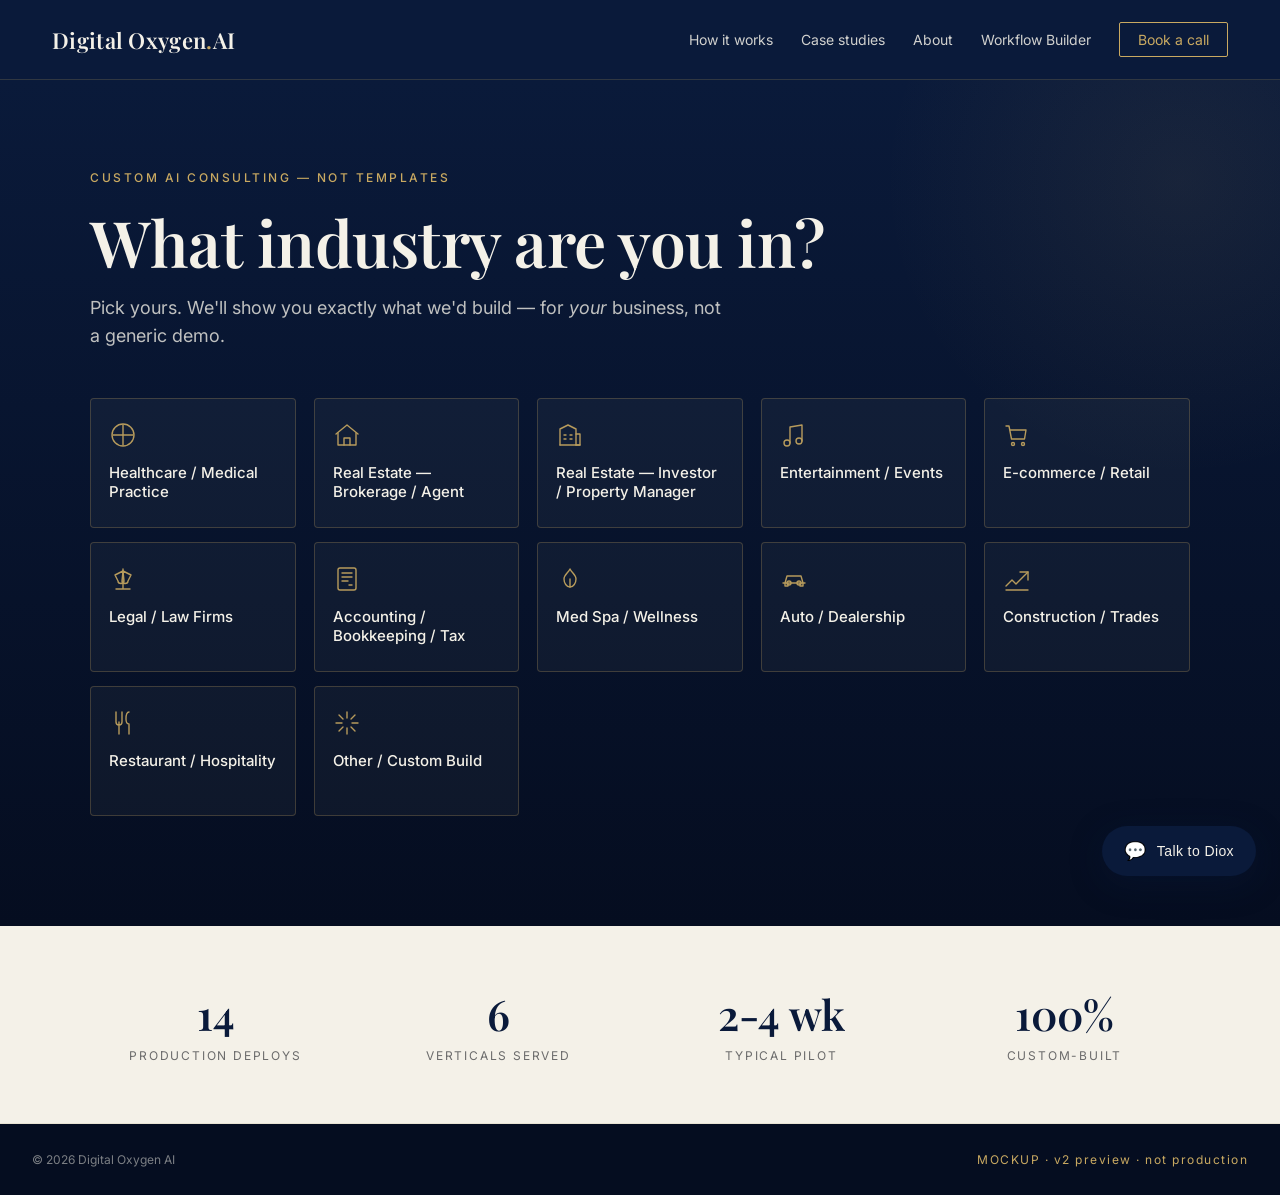
<file: index.html>
<!DOCTYPE html>
<html lang="en">
<head>
<meta charset="UTF-8">
<meta name="viewport" content="width=device-width, initial-scale=1.0">
<title>Digital Oxygen AI — Custom AI Solutions by Industry</title>
<link rel="preconnect" href="https://fonts.googleapis.com">
<link rel="preconnect" href="https://fonts.gstatic.com" crossorigin>
<link href="https://fonts.googleapis.com/css2?family=Playfair+Display:wght@400;600;700&family=Inter:wght@300;400;500;600&display=swap" rel="stylesheet">
<link rel="stylesheet" href="styles.css">
</head>
<body>
<header class="nav">
  <div class="nav-inner">
    <div class="logo">Digital Oxygen<span class="logo-dot">.</span>AI</div>
    <nav class="nav-links">
      <a href="#">How it works</a>
      <a href="#">Case studies</a>
      <a href="#">About</a>
      <a href="workflow-builder/">Workflow Builder</a>
      <a href="https://calendly.com/diox-aiconsulting/consultation" class="nav-cta">Book a call</a>
    </nav>
  </div>
</header>

<main>
  <section class="hero" id="hero">
    <div class="hero-inner">
      <div class="eyebrow" id="eyebrow">Custom AI consulting — not templates</div>
      <h1 id="headline">What industry are you in?</h1>
      <p class="sub" id="sub">Pick yours. We'll show you exactly what we'd build — for <em>your</em> business, not a generic demo.</p>

      <div class="industry-grid" id="industryGrid">
        <!-- tiles injected by JS -->
      </div>

      <div class="industry-detail" id="detail" aria-hidden="true">
        <div class="detail-tag" id="detailTag"></div>
        <h2 id="detailHeadline"></h2>
        <p class="detail-lede" id="detailLede"></p>

        <div class="detail-grid">
          <div class="detail-block">
            <h3>Where you're bleeding time &amp; revenue</h3>
            <ul id="detailPains"></ul>
          </div>
          <div class="detail-block">
            <h3>A recent build</h3>
            <div class="case-card" id="detailCase"></div>
          </div>
          <div class="detail-block">
            <h3>Investment range</h3>
            <div class="pricing" id="detailPricing"></div>
            <p class="pricing-note">Fixed scope. No retainers required. Pilot before commit.</p>
          </div>
        </div>

        <div class="detail-cta-row">
          <a href="https://calendly.com/" class="cta-primary" id="ctaPrimary">Book a 20-min fit call →</a>
          <button class="cta-secondary" id="resetBtn">← Pick a different industry</button>
        </div>
      </div>
    </div>
  </section>

  <section class="trust">
    <div class="trust-inner">
      <div class="trust-item"><span class="trust-num">14</span><span class="trust-lbl">production deploys</span></div>
      <div class="trust-item"><span class="trust-num">6</span><span class="trust-lbl">verticals served</span></div>
      <div class="trust-item"><span class="trust-num">2-4 wk</span><span class="trust-lbl">typical pilot</span></div>
      <div class="trust-item"><span class="trust-num">100%</span><span class="trust-lbl">custom-built</span></div>
    </div>
  </section>
</main>

<footer class="foot">
  <div>© 2026 Digital Oxygen AI</div>
  <div class="foot-mockup-tag">MOCKUP · v2 preview · not production</div>
</footer>

<script src="industries.js"></script>
<script src="app.js"></script>
<script src="chat.js"></script>
<script src="voice-demo.js"></script>
</body>
</html>
</file>
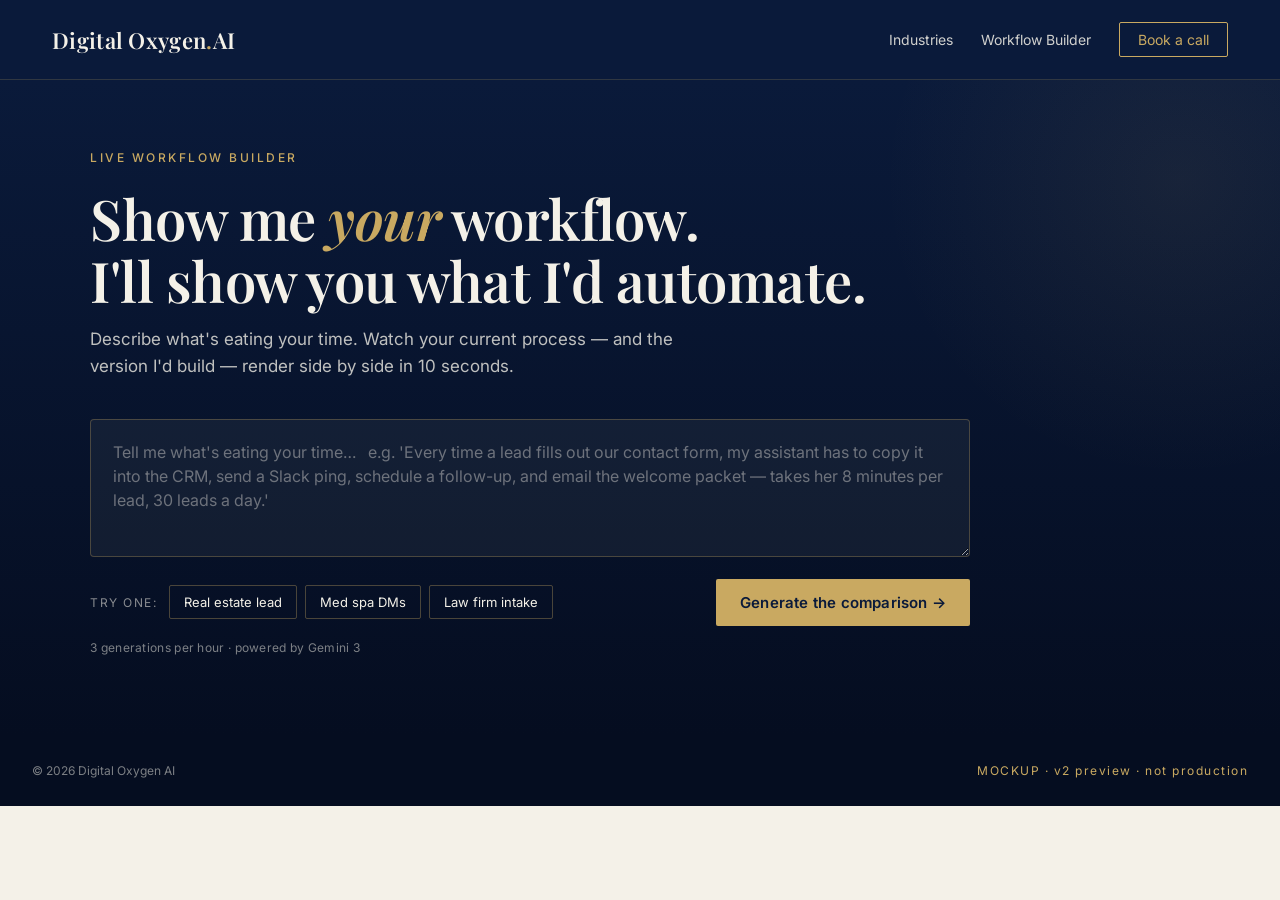
<file: workflow-builder/index.html>
<!DOCTYPE html>
<html lang="en">
<head>
<meta charset="UTF-8">
<meta name="viewport" content="width=device-width, initial-scale=1.0">
<title>Workflow Builder — Digital Oxygen AI</title>
<link rel="preconnect" href="https://fonts.googleapis.com">
<link rel="preconnect" href="https://fonts.gstatic.com" crossorigin>
<link href="https://fonts.googleapis.com/css2?family=Playfair+Display:wght@400;600;700&family=Inter:wght@300;400;500;600&display=swap" rel="stylesheet">
<link rel="stylesheet" href="../styles.css">
<link rel="stylesheet" href="builder.css">
</head>
<body class="wb-body">
<header class="nav">
  <div class="nav-inner">
    <a href="../" class="logo" style="text-decoration:none;color:inherit">Digital Oxygen<span class="logo-dot">.</span>AI</a>
    <nav class="nav-links">
      <a href="../">Industries</a>
      <a href="./" class="active">Workflow Builder</a>
      <a href="https://calendly.com/diox-aiconsulting/consultation" class="nav-cta">Book a call</a>
    </nav>
  </div>
</header>

<main class="wb-main">
  <section class="wb-hero">
    <div class="wb-hero-inner">
      <div class="eyebrow">Live workflow builder</div>
      <h1>Show me <em>your</em> workflow.<br>I'll show you what I'd automate.</h1>
      <p class="sub">Describe what's eating your time. Watch your current process — and the version I'd build — render side by side in 10 seconds.</p>

      <form id="wbForm" class="wb-form">
        <label for="wbPrompt" class="sr-only">Describe your workflow pain</label>
        <textarea id="wbPrompt" rows="4" maxlength="800"
          placeholder="Tell me what's eating your time…   e.g. 'Every time a lead fills out our contact form, my assistant has to copy it into the CRM, send a Slack ping, schedule a follow-up, and email the welcome packet — takes her 8 minutes per lead, 30 leads a day.'"></textarea>
        <div class="wb-form-row">
          <div class="wb-examples">
            <span class="wb-ex-label">Try one:</span>
            <button type="button" class="wb-ex" data-ex="0">Real estate lead</button>
            <button type="button" class="wb-ex" data-ex="1">Med spa DMs</button>
            <button type="button" class="wb-ex" data-ex="2">Law firm intake</button>
          </div>
          <button type="submit" class="wb-submit" id="wbSubmit">Generate the comparison →</button>
        </div>
        <div class="wb-meta" id="wbMeta">3 generations per hour · powered by Gemini 3</div>
      </form>
    </div>
  </section>

  <section class="wb-result" id="wbResult" aria-hidden="true">
    <div class="wb-result-inner">
      <div class="wb-stage" id="wbStage">
        <div class="wb-flow wb-flow-manual" id="flowManual">
          <div class="wb-flow-header">
            <div class="wb-flow-tag wb-tag-manual">Today · manual</div>
            <h3>Your current workflow</h3>
            <div class="wb-flow-stats" id="manualStats"></div>
          </div>
          <div class="wb-flow-canvas" id="manualCanvas"></div>
        </div>

        <div class="wb-vs" aria-hidden="true">→</div>

        <div class="wb-flow wb-flow-auto" id="flowAuto">
          <div class="wb-flow-header">
            <div class="wb-flow-tag wb-tag-auto">What Diox builds</div>
            <h3>Automated</h3>
            <div class="wb-flow-stats" id="autoStats"></div>
          </div>
          <div class="wb-flow-canvas" id="autoCanvas"></div>
        </div>
      </div>

      <div class="wb-cta-row" id="wbCtaRow">
        <a href="https://calendly.com/diox-aiconsulting/consultation" class="wb-cta-primary">
          Get a quote for this build →
        </a>
        <button type="button" class="wb-cta-secondary" id="wbReset">Try a different workflow</button>
      </div>

      <div class="wb-lead" id="wbLead">
        <div class="wb-lead-text">
          <strong>Like what you see?</strong>
          <span>Get a written quote for this build. One email. No spam.</span>
        </div>
        <form id="wbLeadForm" class="wb-lead-form">
          <input type="email" id="wbLeadEmail" placeholder="you@yourcompany.com" required>
          <button type="submit">Send me the quote</button>
        </form>
        <div class="wb-lead-thanks" id="wbLeadThanks" hidden>Thanks — we'll be in touch within 24 hours.</div>
      </div>
    </div>
  </section>

  <section class="wb-loading" id="wbLoading" aria-hidden="true">
    <div class="wb-loading-inner">
      <div class="wb-spinner"></div>
      <div class="wb-loading-text" id="wbLoadingText">Mapping your current workflow…</div>
    </div>
  </section>

  <section class="wb-error" id="wbError" aria-hidden="true">
    <div class="wb-error-inner">
      <h3>Something hiccupped.</h3>
      <p id="wbErrorMsg">Try again, or email <a href="mailto:bela@dioxaiconsulting.com">bela@dioxaiconsulting.com</a> and I'll map it for you by hand.</p>
      <button type="button" class="wb-cta-secondary" id="wbErrorReset">Try again</button>
    </div>
  </section>
</main>

<footer class="foot">
  <div>© 2026 Digital Oxygen AI</div>
  <div class="foot-mockup-tag">MOCKUP · v2 preview · not production</div>
</footer>

<script src="examples.js"></script>
<script src="builder.js"></script>
</body>
</html>
</file>
<file: styles.css>
:root {
  --navy: #0a1a3a;
  --navy-deep: #050d20;
  --gold: #c9a961;
  --gold-soft: #d9bd7c;
  --ivory: #f4f1e8;
  --ivory-dim: #e8e3d3;
  --ink: #1a1a1a;
  --muted: #6b6b6b;
}

* { box-sizing: border-box; margin: 0; padding: 0; }
html, body { background: var(--ivory); color: var(--ink); font-family: 'Inter', sans-serif; -webkit-font-smoothing: antialiased; }

/* NAV */
.nav { background: var(--navy); color: var(--ivory); border-bottom: 1px solid rgba(201,169,97,0.2); }
.nav-inner { max-width: 1240px; margin: 0 auto; padding: 22px 32px; display: flex; justify-content: space-between; align-items: center; }
.logo { font-family: 'Playfair Display', serif; font-size: 22px; font-weight: 600; letter-spacing: 0.3px; }
.logo-dot { color: var(--gold); }
.nav-links { display: flex; gap: 28px; align-items: center; font-size: 14px; }
.nav-links a { color: var(--ivory); text-decoration: none; opacity: 0.85; transition: opacity 0.2s; }
.nav-links a:hover { opacity: 1; }
.nav-cta { border: 1px solid var(--gold); padding: 8px 18px; border-radius: 2px; color: var(--gold) !important; opacity: 1 !important; }
.nav-cta:hover { background: var(--gold); color: var(--navy) !important; }

/* HERO */
.hero { background: linear-gradient(180deg, var(--navy) 0%, var(--navy-deep) 100%); color: var(--ivory); padding: 90px 32px 110px; position: relative; overflow: hidden; }
.hero::before { content: ''; position: absolute; top: -200px; right: -200px; width: 600px; height: 600px; background: radial-gradient(circle, rgba(201,169,97,0.08), transparent 70%); pointer-events: none; }
.hero-inner { max-width: 1100px; margin: 0 auto; position: relative; }

.eyebrow { font-size: 12px; letter-spacing: 2.5px; text-transform: uppercase; color: var(--gold); margin-bottom: 22px; font-weight: 500; transition: opacity 0.4s; }
h1 { font-family: 'Playfair Display', serif; font-size: clamp(38px, 5.5vw, 64px); font-weight: 600; line-height: 1.08; letter-spacing: -0.5px; margin-bottom: 18px; transition: all 0.5s ease; }
h1 em { color: var(--gold); font-style: italic; }
.sub { font-size: 18px; line-height: 1.55; max-width: 640px; color: rgba(244,241,232,0.78); margin-bottom: 48px; transition: opacity 0.4s; }

/* GRID — flat editorial grid (McKinsey cascade removed per Bela May'26) */
.industry-grid {
  display: grid;
  grid-template-columns: repeat(5, 1fr);
  gap: 14px 18px;
  transition: all 0.5s ease;
}
.tile {
  background: rgba(244,241,232,0.04);
  border: 1px solid rgba(201,169,97,0.25);
  padding: 22px 18px;
  border-radius: 4px;
  cursor: pointer;
  transition: background 0.25s ease, border-color 0.25s ease, transform 0.2s ease, box-shadow 0.25s ease;
  text-align: left;
  color: var(--ivory);
  font-family: inherit;
  font-size: 15px;
  font-weight: 500;
  line-height: 1.3;
  min-height: 130px;
  display: flex; flex-direction: column; justify-content: space-between;
  position: relative;
}
.tile:hover {
  background: rgba(201,169,97,0.12);
  border-color: var(--gold);
  transform: translateY(-2px);
  box-shadow: 0 12px 28px rgba(5,13,32,0.45);
}
.tile-icon { width: 28px; height: 28px; margin-bottom: 14px; color: var(--gold); opacity: 0.9; }
.tile-icon svg { display: block; width: 100%; height: 100%; }
.tile:hover .tile-icon { opacity: 1; }
.tile-arrow { position: absolute; right: 16px; bottom: 14px; opacity: 0; color: var(--gold); transition: opacity 0.2s, transform 0.2s; }
.tile:hover .tile-arrow { opacity: 1; transform: translateX(3px); }

/* DETAIL VIEW */
.industry-detail { display: none; opacity: 0; }
.industry-detail.active { display: block; animation: fadeUp 0.55s cubic-bezier(0.22, 1, 0.36, 1) forwards; }
@keyframes fadeUp { from { opacity: 0; transform: translateY(18px); } to { opacity: 1; transform: translateY(0); } }

.detail-tag { display: inline-block; background: rgba(201,169,97,0.15); color: var(--gold); padding: 6px 14px; border-radius: 2px; font-size: 11px; letter-spacing: 2px; text-transform: uppercase; margin-bottom: 22px; }
.industry-detail h2 { font-family: 'Playfair Display', serif; font-size: clamp(32px, 4.2vw, 50px); font-weight: 600; line-height: 1.1; margin-bottom: 18px; max-width: 900px; }
.industry-detail h2 em { color: var(--gold); font-style: italic; }
.detail-lede { font-size: 17px; line-height: 1.6; color: rgba(244,241,232,0.78); max-width: 700px; margin-bottom: 48px; }

.detail-grid { display: grid; grid-template-columns: 1fr 1fr 1fr; gap: 28px; margin-bottom: 48px; }
.detail-block h3 { font-family: 'Inter', sans-serif; font-size: 12px; letter-spacing: 1.8px; text-transform: uppercase; color: var(--gold); margin-bottom: 18px; font-weight: 600; }
.detail-block ul { list-style: none; }
.detail-block li {
  padding: 12px 0 12px 22px;
  border-bottom: 1px solid rgba(201,169,97,0.12);
  position: relative;
  font-size: 15px;
  line-height: 1.5;
  color: rgba(244,241,232,0.88);
}
.detail-block li::before { content: '→'; position: absolute; left: 0; color: var(--gold); }
.detail-block li:last-child { border-bottom: none; }

.case-card { background: rgba(244,241,232,0.04); border-left: 2px solid var(--gold); padding: 18px 20px; border-radius: 0 4px 4px 0; }
.case-card .case-client { font-size: 12px; color: var(--gold); letter-spacing: 1.5px; text-transform: uppercase; margin-bottom: 8px; }
.case-card .case-result { font-family: 'Playfair Display', serif; font-size: 22px; line-height: 1.25; margin-bottom: 10px; }
.case-card .case-desc { font-size: 13px; line-height: 1.5; color: rgba(244,241,232,0.7); }

.pricing { font-family: 'Playfair Display', serif; font-size: 30px; color: var(--ivory); line-height: 1.2; margin-bottom: 6px; }
.pricing .pricing-sep { color: var(--gold); }
.pricing-note { font-size: 13px; color: rgba(244,241,232,0.6); line-height: 1.5; }

.detail-cta-row { display: flex; align-items: center; gap: 24px; flex-wrap: wrap; padding-top: 32px; border-top: 1px solid rgba(201,169,97,0.18); }
.cta-primary {
  background: var(--gold); color: var(--navy); padding: 16px 32px; text-decoration: none;
  font-weight: 600; font-size: 15px; letter-spacing: 0.3px; border-radius: 2px;
  transition: all 0.2s; display: inline-block;
}
.cta-primary:hover { background: var(--gold-soft); transform: translateY(-1px); box-shadow: 0 8px 24px rgba(201,169,97,0.3); }
.cta-secondary { background: transparent; color: rgba(244,241,232,0.7); border: none; cursor: pointer; font-family: inherit; font-size: 14px; padding: 8px 0; }
.cta-secondary:hover { color: var(--gold); }

/* HIDE state */
.hero.routed .industry-grid,
.hero.routed #headline,
.hero.routed #sub,
.hero.routed #eyebrow { display: none; }

/* TRUST */
.trust { background: var(--ivory); padding: 60px 32px; border-bottom: 1px solid var(--ivory-dim); }
.trust-inner { max-width: 1100px; margin: 0 auto; display: grid; grid-template-columns: repeat(4, 1fr); gap: 32px; text-align: center; }
.trust-item { display: flex; flex-direction: column; gap: 6px; }
.trust-num { font-family: 'Playfair Display', serif; font-size: 42px; color: var(--navy); font-weight: 600; }
.trust-lbl { font-size: 12px; letter-spacing: 1.8px; text-transform: uppercase; color: var(--muted); }

/* FOOT */
.foot { background: var(--navy-deep); color: rgba(244,241,232,0.5); padding: 28px 32px; font-size: 12px; display: flex; justify-content: space-between; flex-wrap: wrap; gap: 12px; }
.foot-mockup-tag { color: var(--gold); letter-spacing: 1.5px; }

/* RESPONSIVE */
@media (max-width: 900px) {
  .industry-grid { grid-template-columns: repeat(2, 1fr); }
  .detail-grid { grid-template-columns: 1fr; gap: 36px; }
  .trust-inner { grid-template-columns: repeat(2, 1fr); gap: 28px; }
  .nav-links a:not(.nav-cta) { display: none; }
  .hero { padding: 60px 22px 80px; }
  .nav-inner { padding: 18px 22px; }
}
@media (max-width: 520px) {
  .industry-grid { grid-template-columns: 1fr; }
  h1 { font-size: 36px; }
}

/* PRICING — Range-based "Investment" treatment (Layer 1) */
.pricing-from {
  display: block;
  font-family: 'Inter', sans-serif;
  font-size: 11px;
  letter-spacing: 2.2px;
  text-transform: uppercase;
  color: var(--gold);
  margin-bottom: 8px;
  font-weight: 600;
}
.pricing-value {
  display: block;
  font-family: 'Playfair Display', serif;
  font-size: 30px;
  color: var(--ivory);
  font-weight: 600;
  line-height: 1.15;
  letter-spacing: -0.3px;
}
.pricing { margin-bottom: 10px; }
.pricing-note { font-size: 13px; color: rgba(244,241,232,0.65); line-height: 1.5; }

/* DIOX CHAT WIDGET */
#diox-chat { position: fixed; bottom: 24px; right: 24px; z-index: 9999; font-family: 'Inter', sans-serif; }
#diox-chat-toggle {
  background: var(--navy); color: var(--ivory); border: none;
  padding: 14px 22px; border-radius: 999px; cursor: pointer;
  font-size: 14px; font-weight: 500; letter-spacing: 0.4px;
  display: flex; align-items: center; gap: 10px;
  box-shadow: 0 8px 32px rgba(10,26,58,0.35); transition: all 0.25s ease;
}
#diox-chat-toggle:hover { transform: translateY(-2px); box-shadow: 0 12px 40px rgba(10,26,58,0.5); }
#diox-chat-toggle.pulse { animation: pulseRing 2.2s ease-in-out infinite; }
@keyframes pulseRing {
  0% { box-shadow: 0 8px 32px rgba(10,26,58,0.35), 0 0 0 0 rgba(201,169,97,0.45); }
  70% { box-shadow: 0 8px 32px rgba(10,26,58,0.35), 0 0 0 18px rgba(201,169,97,0); }
  100% { box-shadow: 0 8px 32px rgba(10,26,58,0.35), 0 0 0 0 rgba(201,169,97,0); }
}
.diox-chat-icon { font-size: 18px; }
.diox-chat-label { white-space: nowrap; }

#diox-chat-panel {
  position: absolute; bottom: 70px; right: 0;
  width: 380px; max-width: calc(100vw - 32px);
  height: 540px; max-height: calc(100vh - 120px);
  background: var(--ivory); border: 1px solid rgba(10,26,58,0.12);
  border-radius: 16px; box-shadow: 0 24px 60px rgba(10,26,58,0.25);
  display: none; flex-direction: column; overflow: hidden;
}
#diox-chat-panel.open { display: flex; }
.diox-chat-head { background: var(--navy); color: var(--ivory); padding: 18px 20px; display: flex; align-items: center; justify-content: space-between; }
.diox-chat-title { font-family: 'Playfair Display', serif; font-size: 20px; font-weight: 600; }
.diox-chat-sub { font-size: 11px; opacity: 0.75; margin-top: 2px; letter-spacing: 0.3px; }
#diox-chat-close { background: transparent; color: var(--ivory); border: none; font-size: 26px; cursor: pointer; line-height: 1; padding: 0 4px; opacity: 0.7; }
#diox-chat-close:hover { opacity: 1; }

.diox-chat-log { flex: 1; overflow-y: auto; padding: 18px 16px; display: flex; flex-direction: column; gap: 10px; background: #faf7ee; }
.diox-msg { display: flex; }
.diox-msg.user { justify-content: flex-end; }
.diox-msg-bubble {
  max-width: 78%; padding: 10px 14px; border-radius: 14px;
  font-size: 14px; line-height: 1.5; color: #1a1a1a;
  background: white; border: 1px solid rgba(10,26,58,0.08);
}
.diox-msg.user .diox-msg-bubble { background: var(--navy); color: var(--ivory); border: none; }
.diox-msg-cta {
  display: inline-block; padding: 10px 16px; background: var(--gold); color: var(--navy);
  text-decoration: none; border-radius: 8px; font-weight: 600; font-size: 13px;
}
.diox-msg-cta:hover { background: #d4b771; }
.diox-typing .diox-msg-bubble { display: flex; gap: 4px; padding: 14px; }
.diox-typing span {
  width: 7px; height: 7px; border-radius: 50%; background: var(--muted); opacity: 0.4;
  animation: typingBounce 1.4s infinite;
}
.diox-typing span:nth-child(2) { animation-delay: 0.2s; }
.diox-typing span:nth-child(3) { animation-delay: 0.4s; }
@keyframes typingBounce { 0%, 60%, 100% { transform: translateY(0); opacity: 0.4; } 30% { transform: translateY(-6px); opacity: 1; } }

.diox-chat-form { display: flex; gap: 8px; padding: 12px; background: var(--ivory); border-top: 1px solid rgba(10,26,58,0.1); }
#diox-chat-input {
  flex: 1; padding: 12px 14px; border: 1px solid rgba(10,26,58,0.15);
  border-radius: 10px; font-family: inherit; font-size: 14px;
  background: white; outline: none;
}
#diox-chat-input:focus { border-color: var(--gold); }
#diox-chat-send {
  background: var(--gold); color: var(--navy); border: none;
  padding: 0 18px; border-radius: 10px; font-size: 20px; font-weight: 600; cursor: pointer;
}
#diox-chat-send:hover { background: #d4b771; }

@media (max-width: 520px) {
  #diox-chat { bottom: 16px; right: 16px; }
  .diox-chat-label { display: none; }
  #diox-chat-toggle { padding: 14px; }
  #diox-chat-panel { width: calc(100vw - 32px); right: 0; }
}

/* ─── Voice Demo Button + Modal ──────────────────────────────────── */
#diox-voice-demo-btn {
  position: fixed; top: 84px; right: 24px; z-index: 9998;
  display: none;
  background: linear-gradient(135deg, var(--gold, #c9a55c) 0%, #d4b771 100%);
  color: var(--navy, #0a1a3a);
  border: none; padding: 12px 20px; border-radius: 999px;
  font-family: inherit; font-size: 14px; font-weight: 600;
  cursor: pointer; box-shadow: 0 8px 24px rgba(201,165,92,0.35);
  animation: dioxVoicePulse 2s ease-in-out infinite;
}
#diox-voice-demo-btn:hover { transform: translateY(-1px); box-shadow: 0 12px 32px rgba(201,165,92,0.5); }
body.voice-demo-unlocked #diox-voice-demo-btn { display: inline-flex; align-items: center; gap: 6px; }
@keyframes dioxVoicePulse {
  0%, 100% { box-shadow: 0 8px 24px rgba(201,165,92,0.35); }
  50% { box-shadow: 0 8px 32px rgba(201,165,92,0.7), 0 0 0 6px rgba(201,165,92,0.15); }
}

#diox-voice-modal {
  position: fixed; inset: 0; background: rgba(10,26,58,0.55);
  display: none; align-items: center; justify-content: center;
  z-index: 10000; padding: 20px;
}
#diox-voice-modal.open { display: flex; }
.diox-voice-modal-card {
  background: white; border-radius: 16px; max-width: 440px; width: 100%;
  padding: 28px 28px 22px; box-shadow: 0 30px 80px rgba(0,0,0,0.3);
  position: relative; font-family: inherit;
}
.diox-voice-modal-card h3 {
  margin: 0 0 10px; font-family: 'Playfair Display', serif;
  color: var(--navy, #0a1a3a); font-size: 24px;
}
.diox-voice-modal-body { color: #2a3a5a; font-size: 15px; line-height: 1.5; margin: 0 0 22px; }
.diox-voice-modal-body strong { color: var(--navy, #0a1a3a); }
.diox-voice-modal-close {
  position: absolute; top: 10px; right: 14px;
  background: none; border: none; font-size: 28px; cursor: pointer; color: #888;
}
.diox-voice-modal-actions { display: flex; gap: 10px; justify-content: flex-end; }
.diox-voice-modal-actions button {
  padding: 10px 18px; border-radius: 10px; font-family: inherit; font-size: 14px;
  font-weight: 600; cursor: pointer; border: none;
}
.diox-voice-cancel { background: #eee; color: #333; }
.diox-voice-cancel:hover { background: #ddd; }
.diox-voice-go { background: var(--gold, #c9a55c); color: var(--navy, #0a1a3a); }
.diox-voice-go:hover { background: #d4b771; }
.diox-voice-go:disabled { opacity: 0.6; cursor: not-allowed; }
.diox-voice-status {
  margin-top: 16px; padding: 12px 14px; background: #f6f4ee;
  border-left: 3px solid var(--gold, #c9a55c); border-radius: 8px;
  font-size: 13px; color: #2a3a5a;
}
</file>
<file: workflow-builder/builder.css>
/* ===== Workflow Builder styles ===== */
.wb-body { background: var(--ivory); }
.sr-only { position: absolute; width: 1px; height: 1px; padding: 0; margin: -1px; overflow: hidden; clip: rect(0,0,0,0); white-space: nowrap; border: 0; }

/* HERO */
.wb-hero { background: linear-gradient(180deg, var(--navy) 0%, var(--navy-deep) 100%); color: var(--ivory); padding: 70px 32px 80px; position: relative; overflow: hidden; }
.wb-hero::before { content:''; position:absolute; top:-200px; right:-200px; width:600px; height:600px; background:radial-gradient(circle, rgba(201,169,97,0.08), transparent 70%); pointer-events:none; }
.wb-hero-inner { max-width: 1100px; margin: 0 auto; position: relative; }
.wb-hero h1 { font-family:'Playfair Display',serif; font-size: clamp(34px, 5vw, 56px); font-weight:600; line-height:1.1; letter-spacing:-0.5px; margin-bottom: 16px; }
.wb-hero h1 em { color: var(--gold); font-style: italic; }
.wb-hero .sub { font-size: 17px; line-height:1.55; max-width: 640px; color: rgba(244,241,232,0.78); margin-bottom: 40px; }

/* FORM */
.wb-form { max-width: 880px; }
.wb-form textarea {
  width: 100%; background: rgba(244,241,232,0.05); border: 1px solid rgba(201,169,97,0.3);
  color: var(--ivory); font-family: inherit; font-size: 16px; line-height: 1.5;
  padding: 20px 22px; border-radius: 4px; resize: vertical; transition: border-color .2s, background .2s;
}
.wb-form textarea::placeholder { color: rgba(244,241,232,0.4); }
.wb-form textarea:focus { outline: none; border-color: var(--gold); background: rgba(244,241,232,0.07); }

.wb-form-row { display: flex; justify-content: space-between; align-items: center; gap: 20px; margin-top: 18px; flex-wrap: wrap; }
.wb-examples { display: flex; gap: 8px; align-items: center; flex-wrap: wrap; }
.wb-ex-label { font-size: 12px; letter-spacing: 1.5px; text-transform: uppercase; color: rgba(244,241,232,0.55); margin-right: 4px; }
.wb-ex {
  background: transparent; border: 1px solid rgba(201,169,97,0.35); color: var(--ivory);
  font-family: inherit; font-size: 13px; padding: 8px 14px; border-radius: 2px; cursor: pointer;
  transition: all .2s;
}
.wb-ex:hover { background: rgba(201,169,97,0.12); border-color: var(--gold); }

.wb-submit {
  background: var(--gold); border: none; color: var(--navy); font-family: inherit; font-weight: 600;
  font-size: 15px; padding: 14px 24px; border-radius: 2px; cursor: pointer; letter-spacing: 0.2px;
  transition: all .2s;
}
.wb-submit:hover { background: var(--gold-soft); transform: translateY(-1px); }
.wb-submit:disabled { opacity: 0.5; cursor: not-allowed; transform: none; }
.wb-meta { font-size: 12px; color: rgba(244,241,232,0.5); margin-top: 14px; letter-spacing: 0.3px; }

/* RESULT STAGE */
.wb-result { display: none; padding: 60px 32px 40px; background: var(--ivory); }
.wb-result.active { display: block; }
.wb-result-inner { max-width: 1280px; margin: 0 auto; }

.wb-stage { display: grid; grid-template-columns: 1fr 40px 1fr; gap: 18px; align-items: stretch; margin-bottom: 50px; }
.wb-vs { display: flex; align-items: center; justify-content: center; font-size: 32px; color: var(--gold); font-family: 'Playfair Display', serif; }

.wb-flow { background: #fff; border: 1px solid rgba(0,0,0,0.06); border-radius: 6px; padding: 28px; box-shadow: 0 2px 12px rgba(10,26,58,0.04); opacity: 0; transform: translateY(14px); transition: opacity .55s ease, transform .55s ease; }
.wb-flow.visible { opacity: 1; transform: translateY(0); }

.wb-flow-header { margin-bottom: 24px; padding-bottom: 18px; border-bottom: 1px solid rgba(0,0,0,0.06); }
.wb-flow-tag { display: inline-block; padding: 5px 12px; border-radius: 2px; font-size: 10px; letter-spacing: 2px; text-transform: uppercase; font-weight: 600; margin-bottom: 12px; }
.wb-tag-manual { background: #ececec; color: #6b6b6b; }
.wb-tag-auto { background: rgba(201,169,97,0.18); color: #8a6f2e; }
.wb-flow-header h3 { font-family: 'Playfair Display', serif; font-size: 24px; font-weight: 600; color: var(--navy); margin-bottom: 14px; }
.wb-flow-stats { display: flex; gap: 22px; flex-wrap: wrap; }
.wb-stat { font-size: 13px; }
.wb-stat-num { font-family: 'Playfair Display', serif; font-size: 22px; font-weight: 600; color: var(--navy); display: block; line-height: 1; }
.wb-flow-auto .wb-stat-num { color: var(--gold); }
.wb-stat-lbl { font-size: 11px; letter-spacing: 1px; text-transform: uppercase; color: var(--muted); margin-top: 4px; display: block; }

.wb-flow-canvas { display: flex; flex-direction: column; gap: 0; }

.wb-node {
  position: relative; padding: 16px 18px; border-radius: 4px; border: 1px solid rgba(0,0,0,0.08); background: #fafaf7;
  opacity: 0; transform: translateY(10px); animation: nodeIn .45s ease forwards;
}
.wb-flow-manual .wb-node { background: #f5f5f3; border-color: #d8d8d4; }
.wb-flow-auto .wb-node { background: #fff; border-left: 3px solid var(--gold); }
.wb-flow-auto .wb-node.type-ai { background: linear-gradient(180deg, #fff 0%, rgba(201,169,97,0.08) 100%); }

@keyframes nodeIn { to { opacity: 1; transform: translateY(0); } }

.wb-node-top { display: flex; justify-content: space-between; align-items: baseline; gap: 10px; margin-bottom: 4px; }
.wb-node-label { font-size: 14px; font-weight: 500; color: var(--ink); line-height: 1.35; }
.wb-flow-auto .wb-node-label { font-weight: 600; }
.wb-node-time { font-size: 11px; color: var(--muted); white-space: nowrap; font-variant-numeric: tabular-nums; }
.wb-flow-auto .wb-node-time { color: var(--gold); font-weight: 600; }
.wb-node-pain { font-size: 12px; color: #a23b3b; margin-top: 6px; font-style: italic; line-height: 1.4; }
.wb-node-type { display: inline-block; font-size: 9px; letter-spacing: 1.5px; text-transform: uppercase; margin-right: 8px; padding: 2px 6px; border-radius: 2px; vertical-align: middle; }
.wb-type-manual { background: #ddd; color: #555; }
.wb-type-ai { background: var(--gold); color: var(--navy); }
.wb-type-notification { background: #cfe1d0; color: #2e5a36; }
.wb-type-integration { background: #d4d8e6; color: #354075; }

.wb-arrow { display: flex; justify-content: center; padding: 6px 0; color: rgba(0,0,0,0.25); font-size: 18px; opacity: 0; animation: nodeIn .35s ease forwards; }
.wb-flow-auto .wb-arrow { color: var(--gold); }

/* CTA */
.wb-cta-row { display: flex; gap: 18px; align-items: center; justify-content: center; flex-wrap: wrap; margin-bottom: 40px; opacity: 0; transition: opacity .5s ease; }
.wb-cta-row.visible { opacity: 1; }
.wb-cta-primary {
  background: var(--navy); color: var(--ivory); text-decoration: none; padding: 16px 30px;
  border-radius: 2px; font-weight: 600; font-size: 16px; letter-spacing: 0.2px;
  border: 1px solid var(--navy); transition: all .2s;
}
.wb-cta-primary:hover { background: var(--gold); color: var(--navy); border-color: var(--gold); }
.wb-cta-secondary {
  background: transparent; color: var(--navy); border: 1px solid rgba(10,26,58,0.25);
  padding: 14px 22px; border-radius: 2px; font-family: inherit; font-size: 14px; cursor: pointer;
  transition: all .2s;
}
.wb-cta-secondary:hover { border-color: var(--navy); }

/* LEAD CAPTURE */
.wb-lead {
  background: var(--navy); color: var(--ivory); border-radius: 6px; padding: 28px 32px;
  display: flex; gap: 24px; align-items: center; justify-content: space-between; flex-wrap: wrap;
  opacity: 0; transition: opacity .5s ease .2s;
}
.wb-lead.visible { opacity: 1; }
.wb-lead-text strong { display: block; font-family: 'Playfair Display', serif; font-size: 22px; margin-bottom: 4px; }
.wb-lead-text span { color: rgba(244,241,232,0.7); font-size: 14px; }
.wb-lead-form { display: flex; gap: 10px; }
.wb-lead-form input {
  background: rgba(244,241,232,0.08); border: 1px solid rgba(201,169,97,0.35); color: var(--ivory);
  font-family: inherit; font-size: 14px; padding: 12px 16px; border-radius: 2px; min-width: 260px;
}
.wb-lead-form input:focus { outline: none; border-color: var(--gold); }
.wb-lead-form input::placeholder { color: rgba(244,241,232,0.4); }
.wb-lead-form button {
  background: var(--gold); border: none; color: var(--navy); font-family: inherit; font-weight: 600;
  padding: 12px 20px; border-radius: 2px; cursor: pointer; font-size: 14px; transition: background .2s;
}
.wb-lead-form button:hover { background: var(--gold-soft); }
.wb-lead-thanks { color: var(--gold); font-size: 15px; font-weight: 500; }

/* LOADING */
.wb-loading { display: none; padding: 80px 32px; background: var(--ivory); text-align: center; }
.wb-loading.active { display: block; }
.wb-loading-inner { max-width: 500px; margin: 0 auto; }
.wb-spinner {
  width: 42px; height: 42px; border: 3px solid rgba(10,26,58,0.1); border-top-color: var(--gold);
  border-radius: 50%; animation: spin .8s linear infinite; margin: 0 auto 20px;
}
@keyframes spin { to { transform: rotate(360deg); } }
.wb-loading-text { color: var(--navy); font-size: 16px; font-family: 'Playfair Display', serif; font-style: italic; }

/* ERROR */
.wb-error { display: none; padding: 80px 32px; background: var(--ivory); text-align: center; }
.wb-error.active { display: block; }
.wb-error-inner { max-width: 520px; margin: 0 auto; }
.wb-error h3 { font-family: 'Playfair Display', serif; font-size: 26px; color: var(--navy); margin-bottom: 12px; }
.wb-error p { color: var(--muted); font-size: 15px; margin-bottom: 22px; line-height: 1.5; }
.wb-error a { color: var(--navy); border-bottom: 1px solid var(--gold); text-decoration: none; }

@media (max-width: 840px) {
  .wb-stage { grid-template-columns: 1fr; }
  .wb-vs { transform: rotate(90deg); padding: 10px 0; }
  .wb-form-row { flex-direction: column; align-items: stretch; }
  .wb-submit { width: 100%; }
  .wb-lead { flex-direction: column; align-items: stretch; }
  .wb-lead-form { flex-direction: column; }
  .wb-lead-form input { min-width: 0; width: 100%; }
}
</file>
